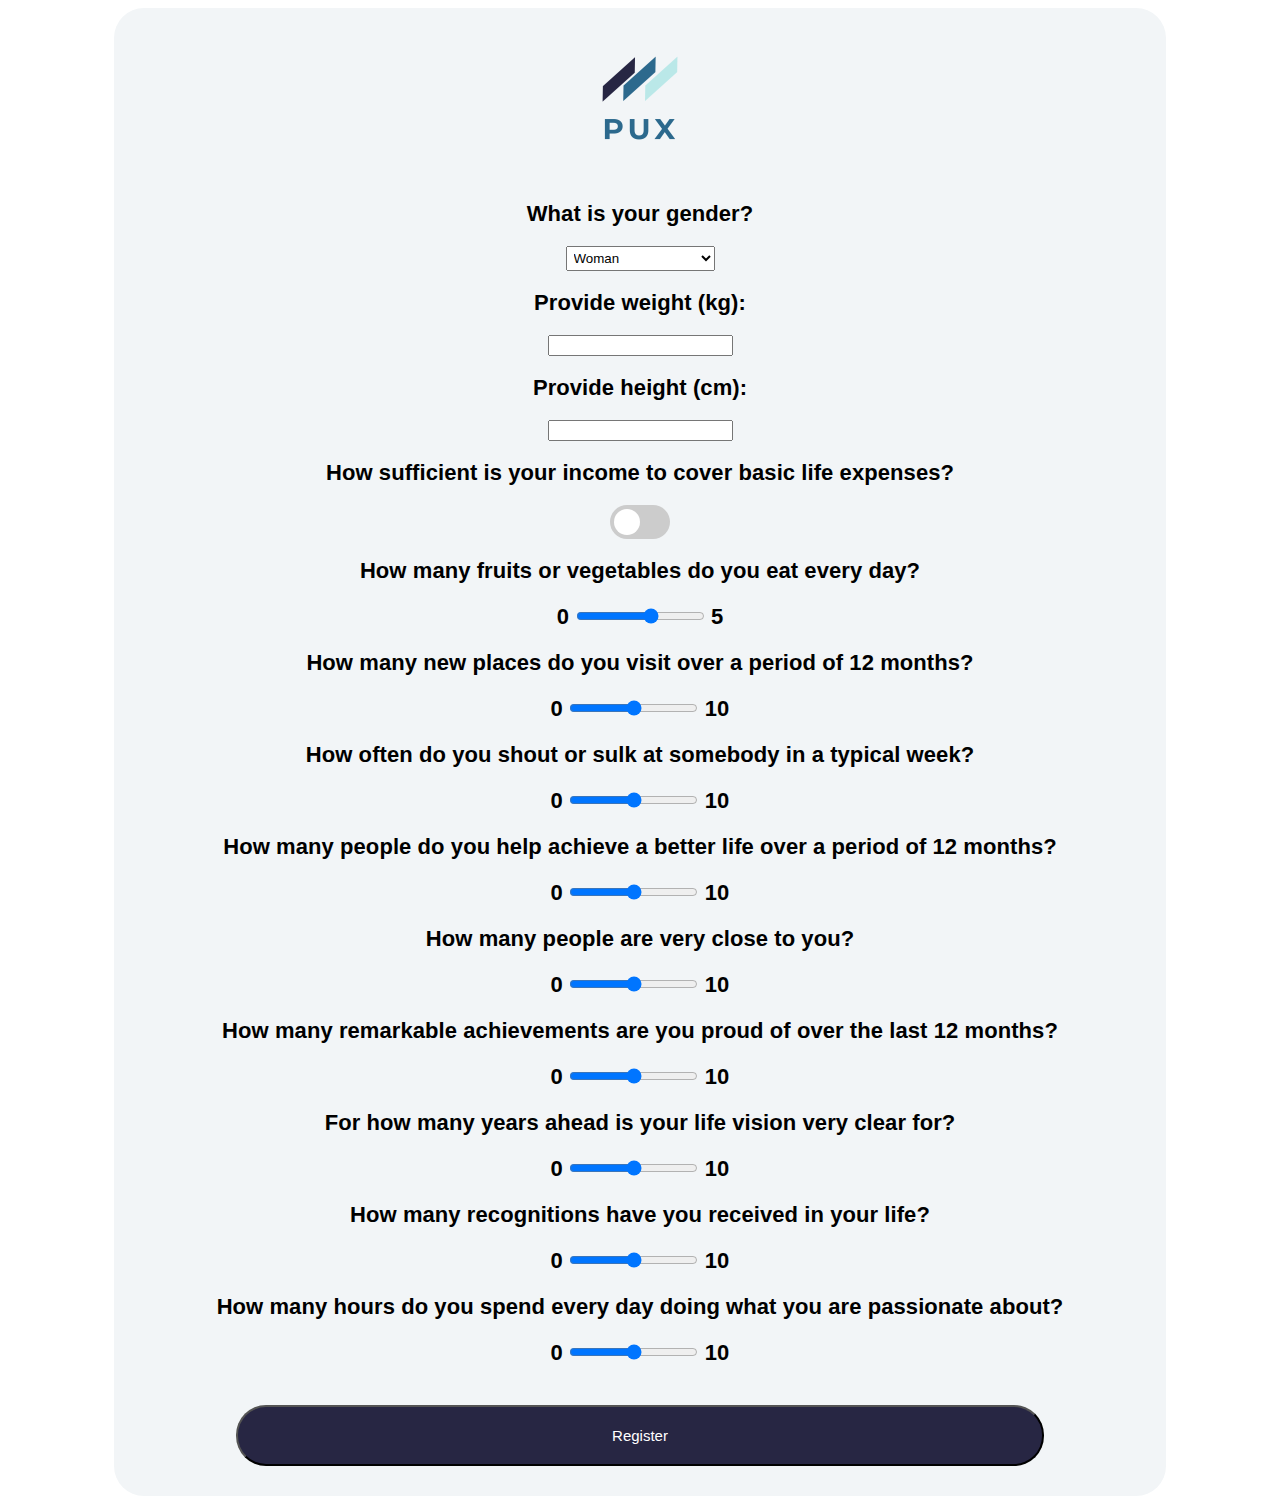
<file: index.html>
<!DOCTYPE HTML>
<HTML lang="en">

<head>
    <title>PUX</title>
    <meta charset="utf-8">
    <meta name="viewport" content="width=device-width, initial-scale=1">

    <link rel="stylesheet" href="pux.css">
    <script src="pux.js"></script>

    <link rel="shortcut icon" type="image/png" href="img/favicon.png">
</head>

<body>
    <div class="mobile">
        <img src="img/logo.png">
        <br><br>

        <label class="label" for="gender">What is your gender?</label><br><br>
        <select name="gender" id="gender">
			<option value="woman">Woman</option>
			<option value="man">Man</option>
			<option value="other">Other</option>
			<option value="not">Prefer not to answer</option>
		</select>
        <br><br>

        <label class="label" for="weight">Provide weight (kg):</label><br><br>
        <input type="text" id="weight" name="weight"><br><br>
        <label class="label" for="height">Provide height (cm):</label><br><br>
        <input type="text" id="height" name="height"><br><br>

        <label class="label">How sufficient is your income to cover basic life expenses?</label><br><br>
        <label class="switch">
            <input type="checkbox" id="sufficient_income">
            <span class="slider round"></span>
		</label>
        <br><br>

        <label class="label" for="fruits_veggies">How many fruits or vegetables do you eat every day?</label><br><br>
        <label class="label">0</label>
        <input type="range" id="fruits_veggies" name="fruits_veggies" min="0" max="5">
        <label class="label">5</label>
        <br><br>

        <label class="label" for="places_visited">How many new places do you visit over a period of 12 months?</label><br><br>
        <label class="label">0</label>
        <input type="range" id="places_visited" name="places_visited" min="0" max="10">
        <label class="label">10</label>
        <br><br>

        <label class="label" for="daily_shouting">How often do you shout or sulk at somebody in a typical week?</label><br><br>
        <label class="label">0</label>
        <input type="range" id="daily_shouting" name="daily_shouting" min="0" max="10">
        <label class="label">10</label>
        <br><br>

        <label class="label" for="supporting_others">How many people do you help achieve a better life over a period of 12
			months?</label><br><br>
        <label class="label">0</label>
        <input type="range" id="supporting_others" name="supporting_others" min="0" max="10">
        <label class="label">10</label>
        <br><br>

        <label class="label" for="core_circle">How many people are very close to you?</label><br><br>
        <label class="label">0</label>
        <input type="range" id="core_circle" name="core_circle" min="0" max="10">
        <label class="label">10</label>
        <br><br>

        <label class="label" for="achievement">How many remarkable achievements are you proud of over the last 12 months?</label><br><br>
        <label class="label">0</label>
        <input type="range" id="achievement" name="achievement" min="0" max="10">
        <label class="label">10</label>
        <br><br>

        <label class="label" for="live_vision">For how many years ahead is your life vision very clear for?</label><br><br>
        <label class="label">0</label>
        <input type="range" id="live_vision" name="live_vision" min="0" max="10">
        <label class="label">10</label>
        <br><br>

        <label class="label" for="personal_awards">How many recognitions have you received in your life?</label><br><br>
        <label class="label">0</label>
        <input type="range" id="personal_awards" name="personal_awards" min="0" max="10">
        <label class="label">10</label>
        <br><br>

        <label class="label" for="time_for_passion">How many hours do you spend every day doing what you are passionate
			about?</label><br><br>
        <label class="label">0</label>
        <input type="range" id="time_for_passion" name="time_for_passion" min="0" max="10">
        <label class="label">10</label>
        <br><br>

        <button type="button" onclick="register()" class="button"><span class="btnText">Register</span></button>
    </div>
</body>

</HTML>
</file>
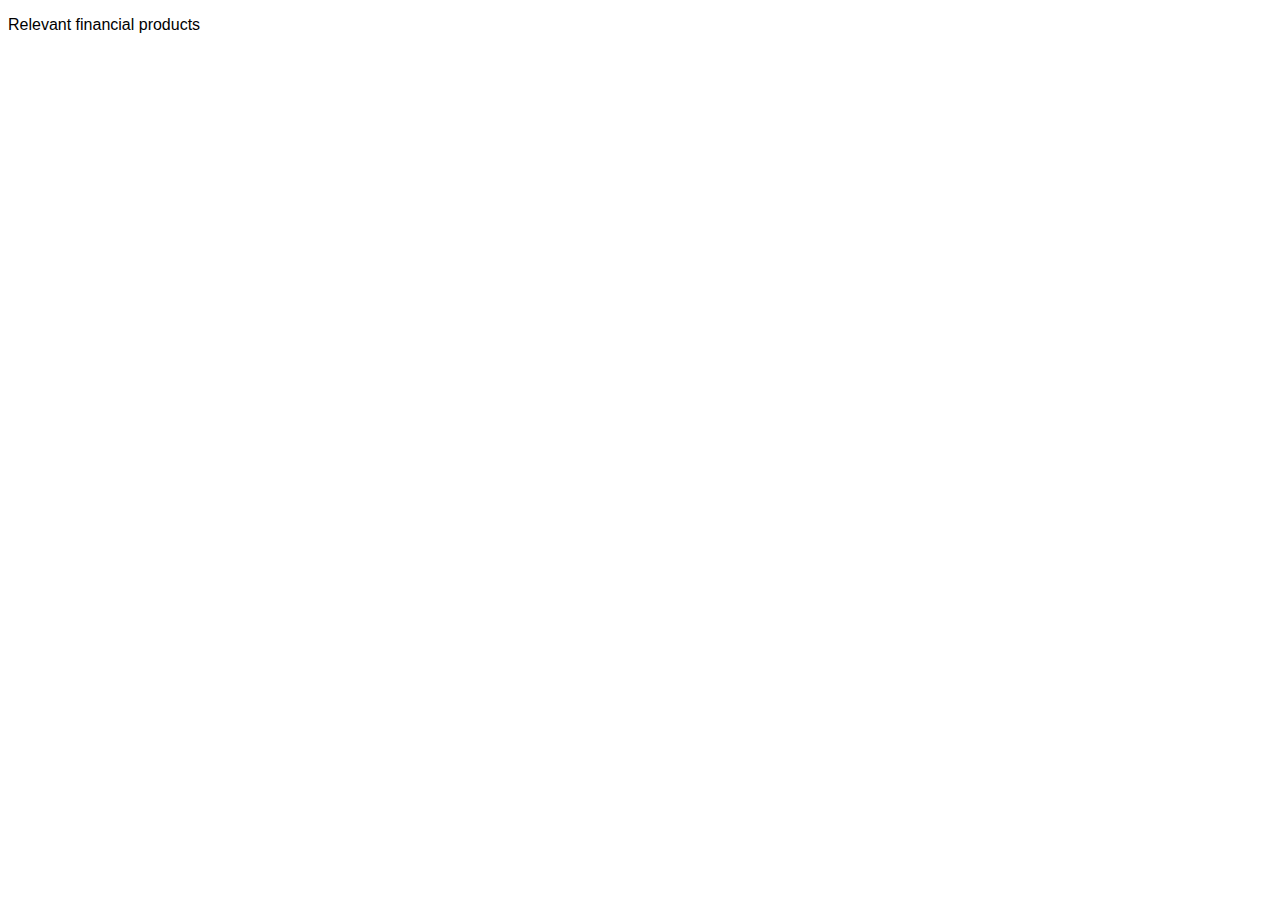
<file: cluster.html>
<!DOCTYPE HTML>
<HTML lang="en">

<head>
    <title>PUX</title>
    <meta charset="utf-8">
    <meta name="viewport" content="width=device-width, initial-scale=1">

    <link rel="stylesheet" href="pux.css">
    <script src="pux.js"></script>
    <script src="cluster.js"></script>

    <link rel="shortcut icon" type="image/png" href="logok/favicon.png">
</head>

<body>
    <div id="inner"></div>

</body>

</HTML>
</file>
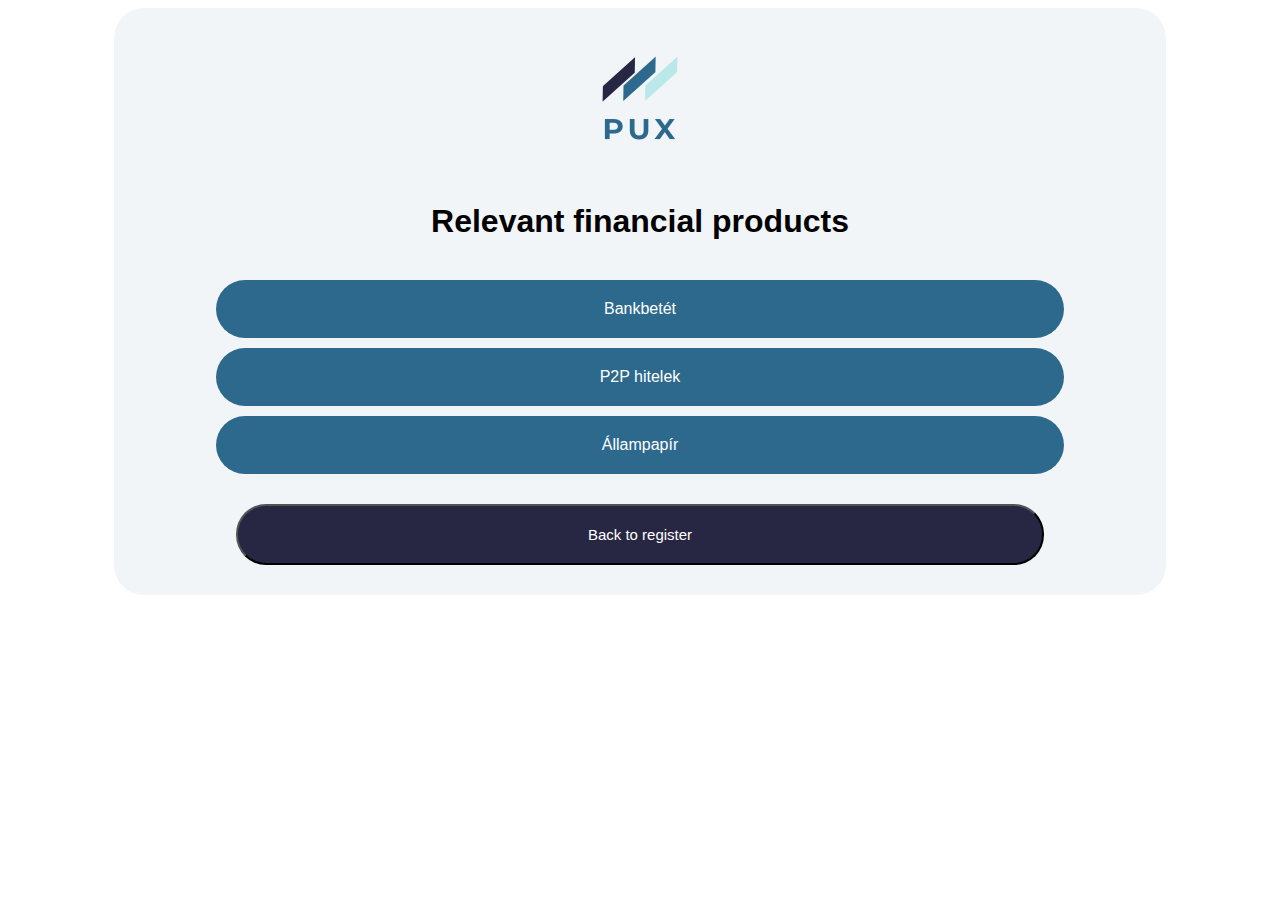
<file: cluster_1.html>
<!DOCTYPE HTML>
<HTML lang="en">

<head>
    <title>PUX</title>
    <meta charset="utf-8">
    <meta name="viewport" content="width=device-width, initial-scale=1">

    <link rel="stylesheet" href="pux.css">
    <script src="pux.js"></script>

    <link rel="shortcut icon" type="image/png" href="img/favicon.png">
</head>

<body>
    <div class="mobile">
        <img src="img/logo.png">
        <br>

        <h1>Relevant financial products</h1><br>
        <div class="finProd">Bankbetét</div>
        <div class="finProd">P2P hitelek</div>
        <div class="finProd">Állampapír</div>

        <form action="index.html">
            <input type="submit" value="Back to register" class="button btnText" />
        </form>
    </div>
</body>

</HTML>
</file>
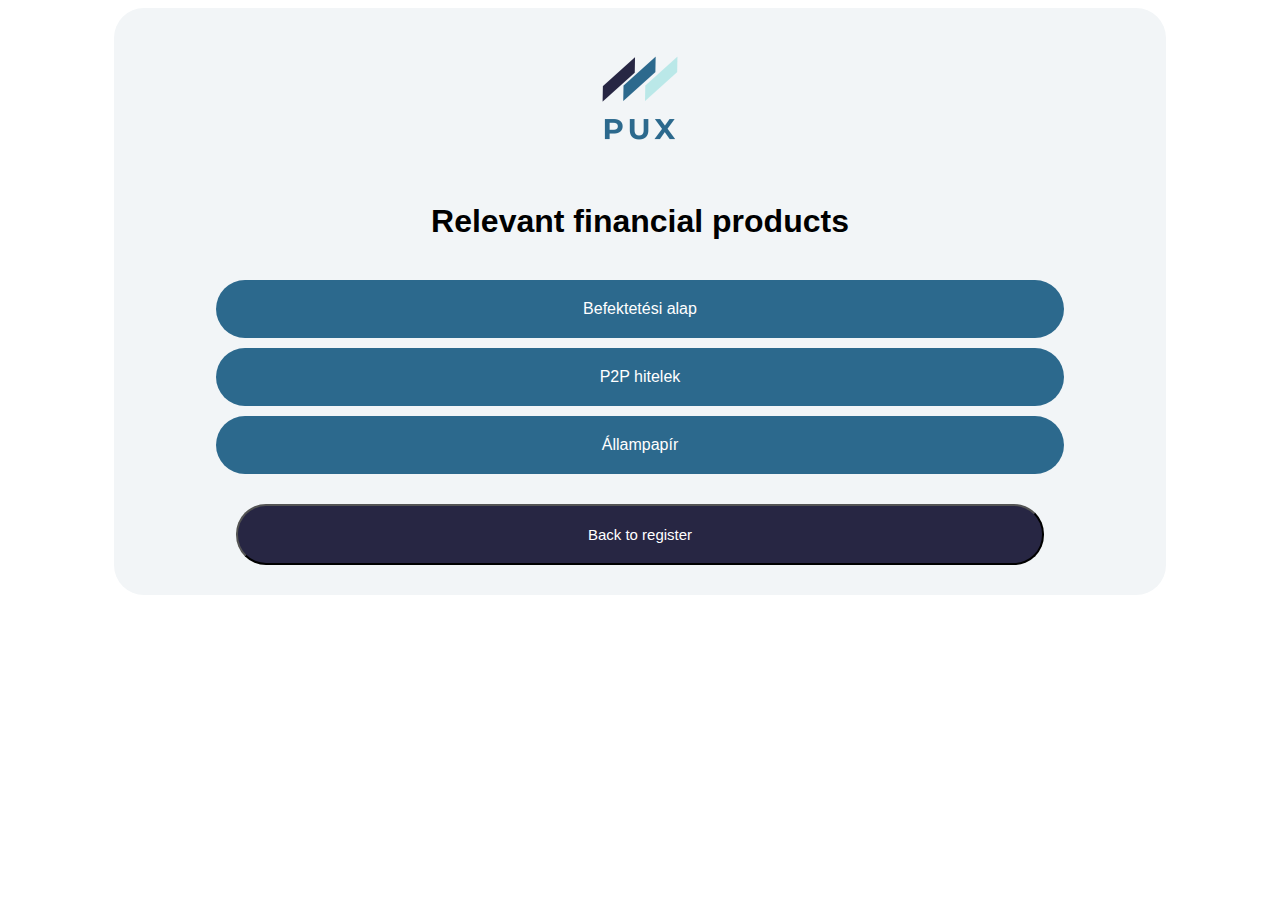
<file: cluster_2.html>
<!DOCTYPE HTML>
<HTML lang="en">

<head>
    <title>PUX</title>
    <meta charset="utf-8">
    <meta name="viewport" content="width=device-width, initial-scale=1">

    <link rel="stylesheet" href="pux.css">
    <script src="pux.js"></script>

    <link rel="shortcut icon" type="image/png" href="img/favicon.png">
</head>

<body>
    <div class="mobile">
        <img src="img/logo.png">
        <br>

        <h1>Relevant financial products</h1><br>
        <div class="finProd">Befektetési alap</div>
        <div class="finProd">P2P hitelek</div>
        <div class="finProd">Állampapír</div>

        <form action="index.html">
            <input type="submit" value="Back to register" class="button btnText" />
        </form>
    </div>
</body>

</HTML>
</file>
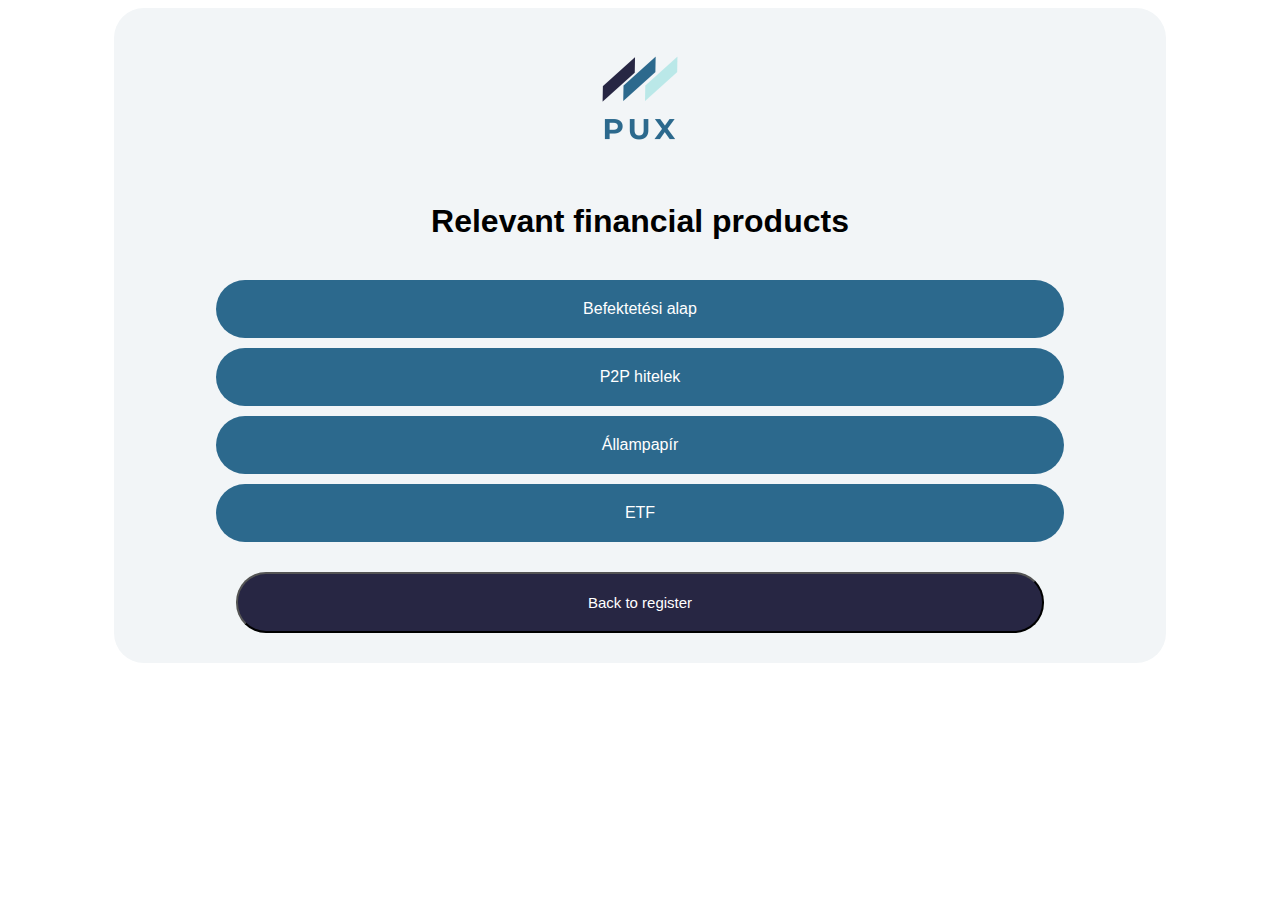
<file: cluster_3.html>
<!DOCTYPE HTML>
<HTML lang="en">

<head>
    <title>PUX</title>
    <meta charset="utf-8">
    <meta name="viewport" content="width=device-width, initial-scale=1">

    <link rel="stylesheet" href="pux.css">
    <script src="pux.js"></script>

    <link rel="shortcut icon" type="image/png" href="img/favicon.png">
</head>

<body>
    <div class="mobile">
        <img src="img/logo.png">
        <br>

        <h1>Relevant financial products</h1><br>
        <div class="finProd">Befektetési alap</div>
        <div class="finProd">P2P hitelek</div>
        <div class="finProd">Állampapír</div>
        <div class="finProd">ETF</div>

        <form action="index.html">
            <input type="submit" value="Back to register" class="button btnText" />
        </form>
    </div>
</body>

</HTML>
</file>
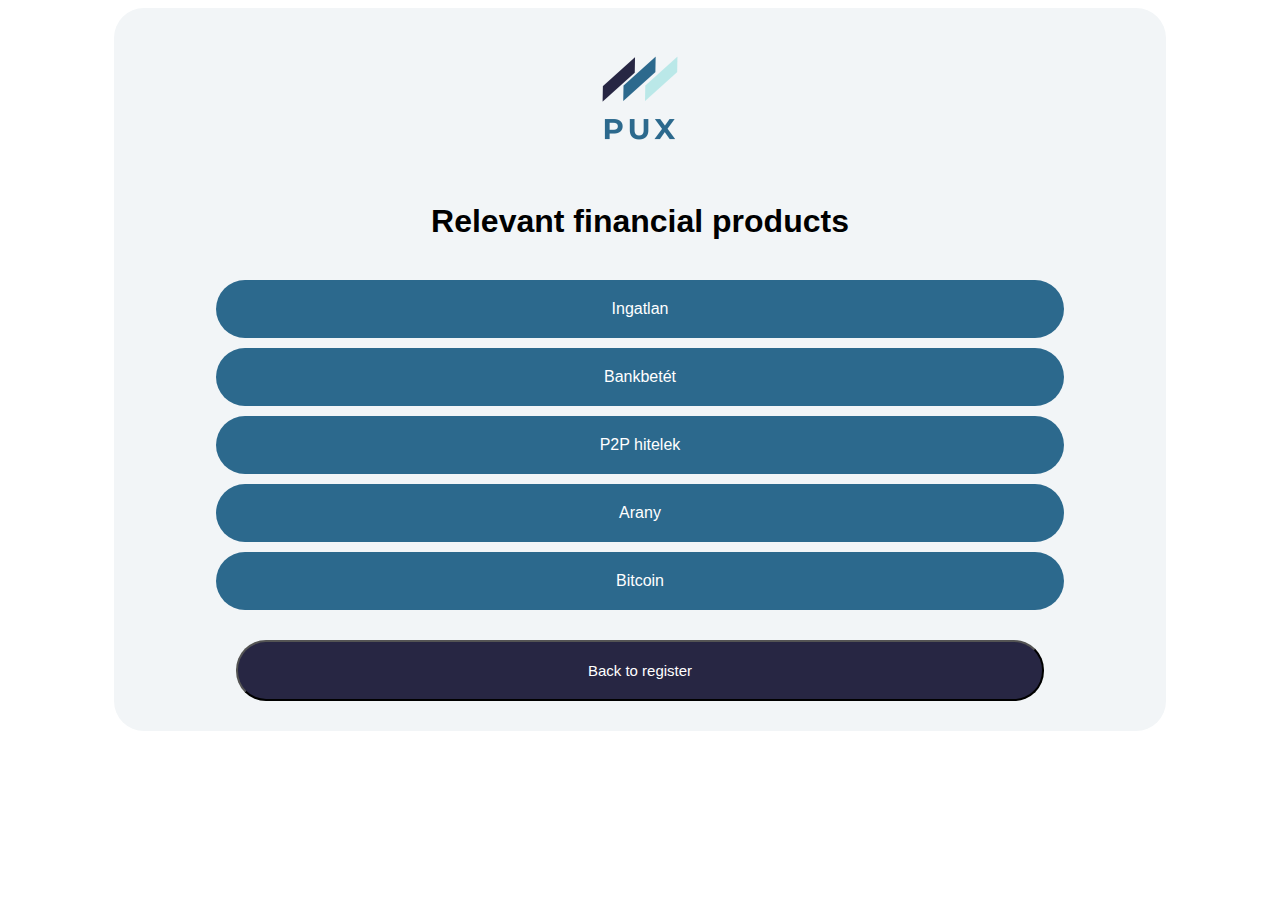
<file: cluster_4.html>
<!DOCTYPE HTML>
<HTML lang="en">

<head>
    <title>PUX</title>
    <meta charset="utf-8">
    <meta name="viewport" content="width=device-width, initial-scale=1">

    <link rel="stylesheet" href="pux.css">
    <script src="pux.js"></script>

    <link rel="shortcut icon" type="image/png" href="img/favicon.png">
</head>

<body>
    <div class="mobile">
        <img src="img/logo.png">
        <br>

        <h1>Relevant financial products</h1><br>
        <div class="finProd">Ingatlan</div>
        <div class="finProd">Bankbetét</div>
        <div class="finProd">P2P hitelek</div>
        <div class="finProd">Arany</div>
        <div class="finProd">Bitcoin</div>

        <form action="index.html">
            <input type="submit" value="Back to register" class="button btnText" />
        </form>
    </div>
</body>

</HTML>
</file>
<file: pux.css>
body {
    font-family: Arial, Helvetica, sans-serif;
}

.switch {
    position: relative;
    display: inline-block;
    width: 60px;
    height: 34px;
}

.switch input {
    opacity: 0;
    width: 0;
    height: 0;
}

.slider {
    position: absolute;
    cursor: pointer;
    top: 0;
    left: 0;
    right: 0;
    bottom: 0;
    background-color: #ccc;
    -webkit-transition: .4s;
    transition: .4s;
}

.slider:before {
    position: absolute;
    content: "";
    height: 26px;
    width: 26px;
    left: 4px;
    bottom: 4px;
    background-color: white;
    -webkit-transition: .4s;
    transition: .4s;
}

input:checked+.slider {
    background-color: #2C698D;
}

input:focus+.slider {
    box-shadow: 0 0 1px #2C698D;
}

input:checked+.slider:before {
    -webkit-transform: translateX(26px);
    -ms-transform: translateX(26px);
    transform: translateX(26px);
}

.slider.round {
    border-radius: 34px;
}

.slider.round:before {
    border-radius: 50%;
}

.mobile {
    background-color: rgb(242, 245, 247);
    margin: auto;
    padding: 20px;
    width: 80%;
    border-radius: 30px;
    text-align: center;
}

.button {
    background: #272643;
    margin: auto;
    padding: 20px;
    width: 80%;
    border-radius: 30px;
    margin-bottom: 10px;
    margin-top: 20px;
}

.button:hover {
    cursor: pointer;
}

.btnText {
    font-size: 15px;
    color: #FFFFFF;
}

.finProd {
    background-color: #2C698D;
    color: white;
    margin: auto;
    padding: 20px;
    width: 80%;
    border-radius: 30px;
    margin-bottom: 10px;
}

.label {
    text-align: center;
    width: 315px;
    height: 84px;
    left: 30px;
    top: 270px;
    font-style: normal;
    font-weight: bold;
    font-size: 22px;
    line-height: 28px;
    text-align: center;
    letter-spacing: 0.0035em;
    color: #000000;
}

img {
    width: 100px;
    height: 100px;
    margin: 20px 0px 30px 0px;
}

.left {
    align-content: left;
}

select {
    padding: 3px;
}
</file>
